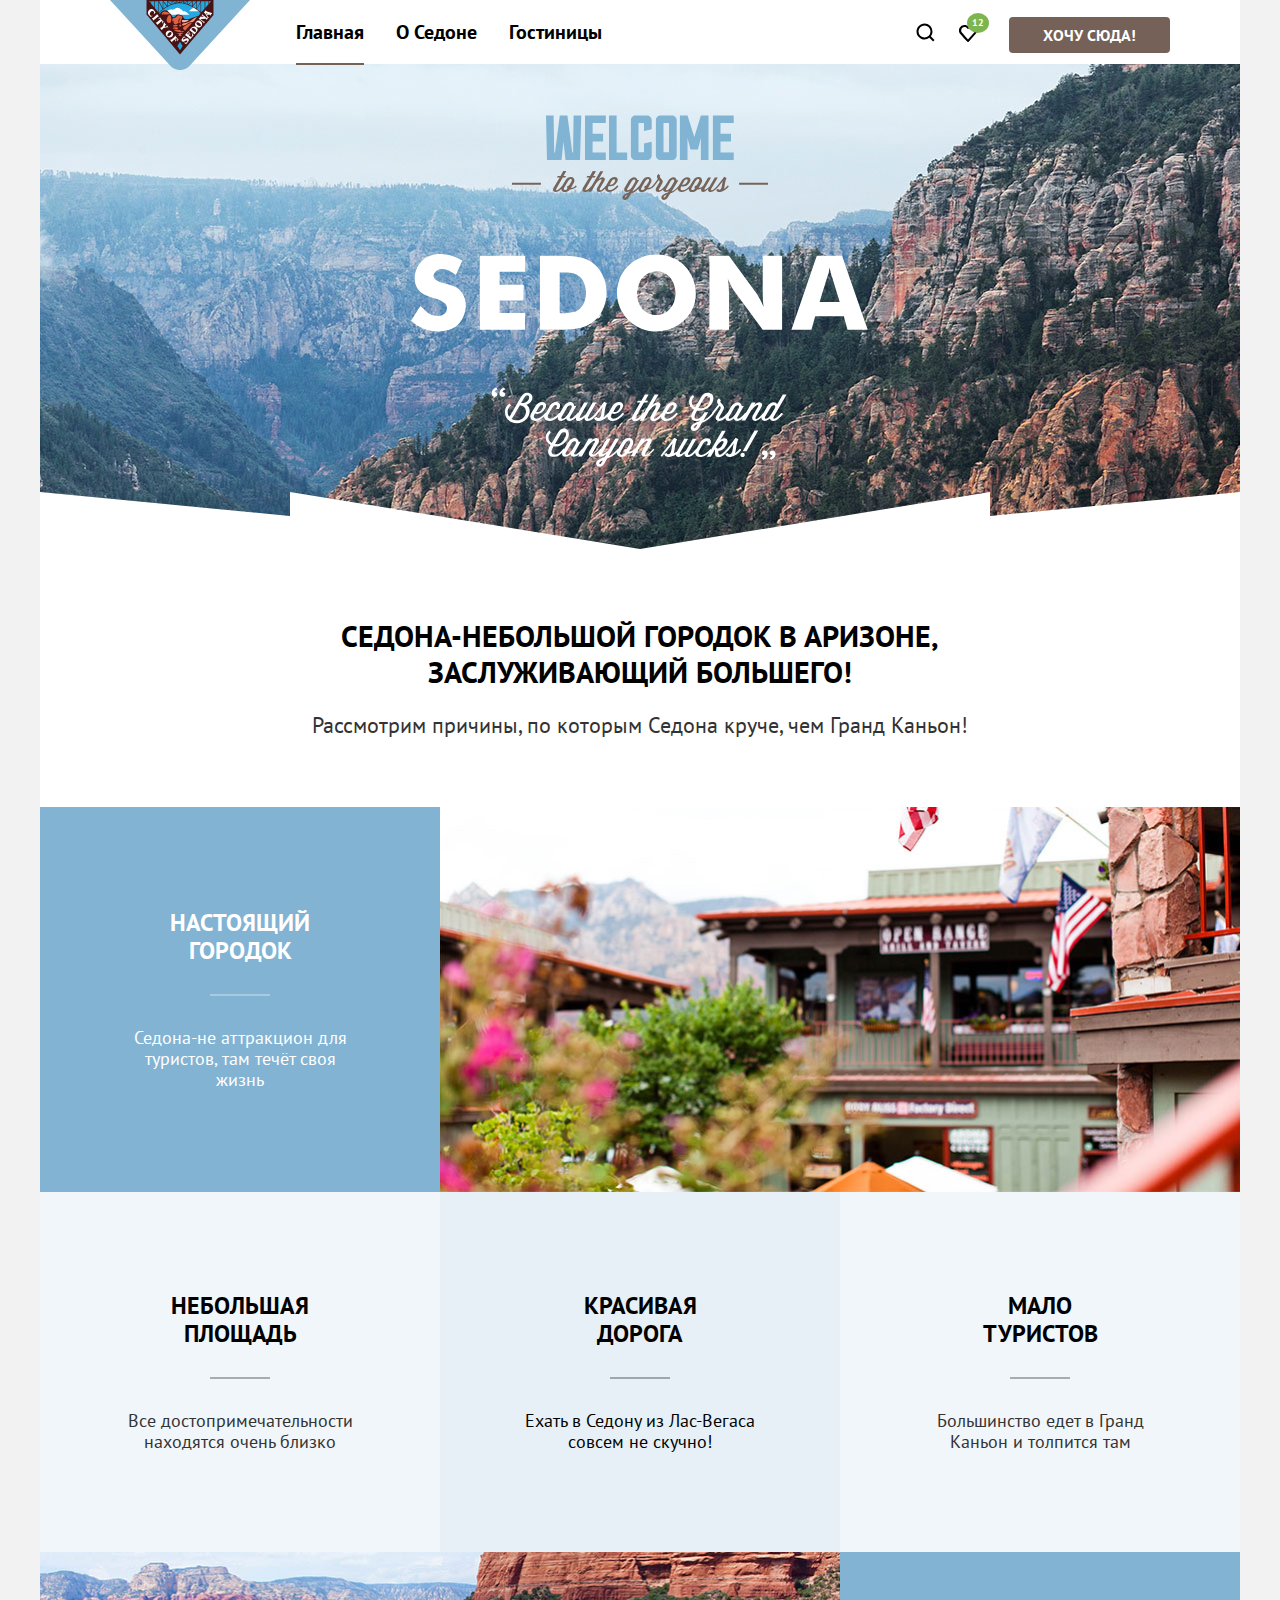
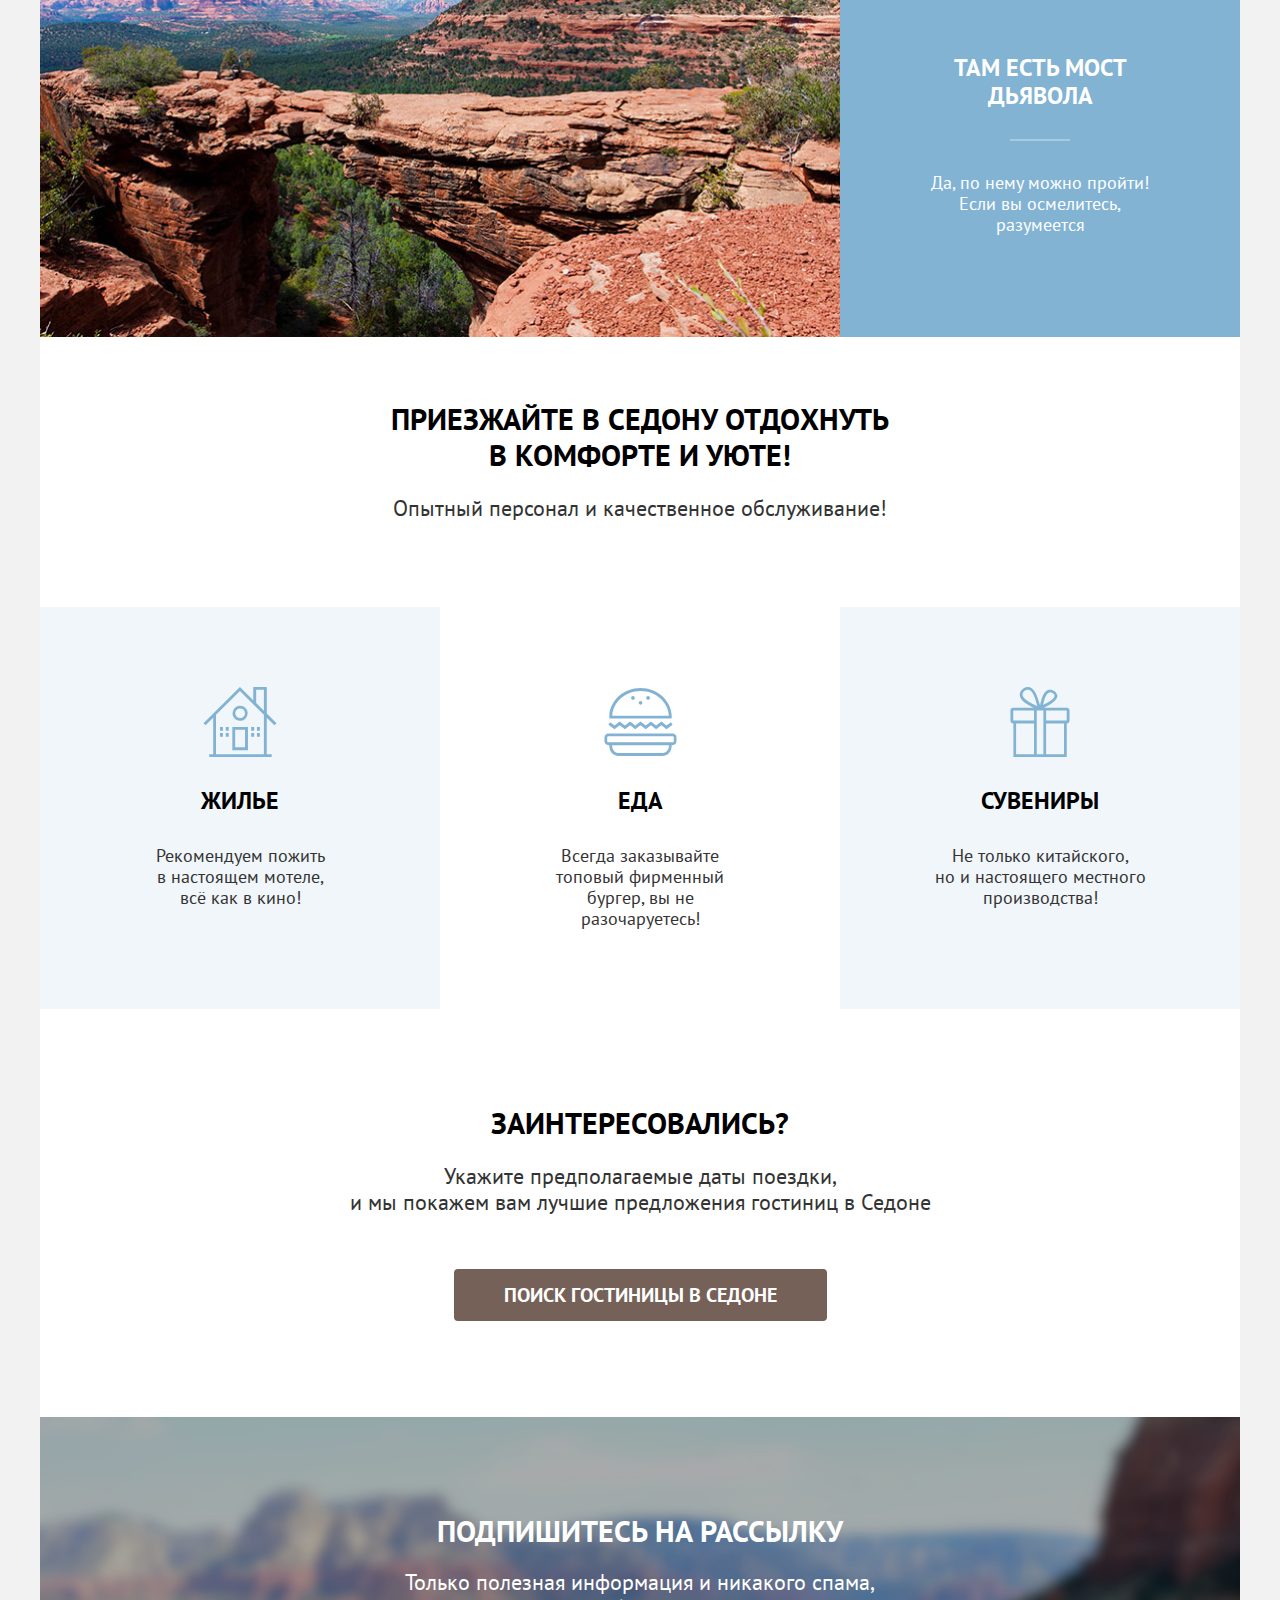
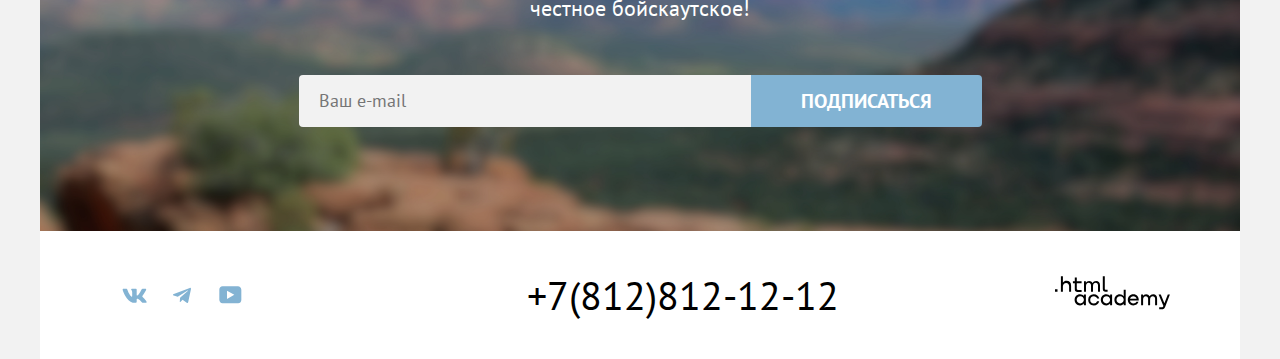
<file: index.html>
<!doctype html>
<html lang="ru">
  <head>
    <meta charset="utf-8" />
    <title>HTML Academy: Седона</title>
    <link rel="stylesheet" href="styles/styles.css" />
    <link rel="icon" type="image/png" sizes="32x32" href="images/favicon-32x32.png" />
  </head>
  <body>
    <div class="container">
      <header class="page-header">
        <nav class="navigation">
          <a class="navigation-logo" href="index.html" aria-current="page">
            <img
              class="page-header-logo"
              src="images/logo.svg"
              width="140"
              height="70"
              alt="Логотип сайта города Седона"
            />
          </a>
          <ul class="navigation-list">
            <li class="navigation-item">
              <a class="navigation-link navigation-link-current" href="index.html">Главная</a>
            </li>
            <li class="navigation-item">
              <a class="navigation-link" href="#">О Седоне</a>
            </li>
            <li class="navigation-item">
              <a class="navigation-link" href="catalog.html">Гостиницы</a>
            </li>
          </ul>
          <ul class="navigation-user">
            <li class="navigation-item">
              <a class="navigation-link" href="#">
                <img class="icon-navigation" src="images/icon-search.svg" width="19" height="19" alt="иконка поиск" />
                <span class="visually-hidden"> Поиск </span>
              </a>
            </li>
            <li class="navigation-item">
              <a class="navigation-link" href="#">
                <img
                  class="icon-navigation"
                  src="images/icon-heart.svg"
                  width="18"
                  height="17"
                  alt="иконка избранное"
                />
                <span class="visually-hidden"> Избранное </span>
                <span class="likes-number">12</span>
              </a>
            </li>
            <li class="navigation-item">
              <a class="button navigation-link" href="#">Хочу сюда!</a>
            </li>
          </ul>
        </nav>
      </header>
      <main class="main-container main-index">
        <section class="hero">
          <h1 class="visually-hidden">Welcome to Sedona</h1>
          <img class="picture" src="images/welcome.svg" width="458" height="352" alt="Welcome to Sedona" />
        </section>
        <section class="advantages">
          <h2 class="visually-hidden">Преимущества</h2>
          <p class="advantages-title">Седона-небольшой городок в Аризоне, заслуживающий большего!</p>
          <p class="advantages-subtitle">Рассмотрим причины, по которым Седона круче, чем Гранд Каньон!</p>
          <ul class="advantages-list">
            <li class="advantages-item">
              <div class="advantages-city">
                <div class="advantages-texts">
                  <h3 class="advantages-points">Настоящий городок</h3>
                  <p class="advantages-description">Седона-не аттракцион для туристов, там течёт своя жизнь</p>
                </div>
                <img class="photo" src="images/photo-1.jpg" width="800" height="385" alt="Sedona photo" />
              </div>
            </li>
            <li class="advantages-item advantages-light">
              <div class="advantages-texts">
                <h3 class="advantages-points advantages-light-points">Небольшая площадь</h3>
                <p class="advantages-description">Все достопримечательности находятся очень близко</p>
              </div>
            </li>
            <li class="advantages-item advantages-middle">
              <div class="advantages-texts">
                <h3 class="advantages-points advantages-light-points">
                  Красивая <br />
                  дорога
                </h3>
                <p class="advantages-description">Ехать в Седону из Лас-Вегаса совсем не скучно!</p>
              </div>
            </li>
            <li class="advantages-item advantages-light">
              <div class="advantages-texts">
                <h3 class="advantages-points advantages-light-points">
                  Мало <br />
                  туристов
                </h3>
                <p class="advantages-description">Большинство едет в Гранд Каньон и толпится там</p>
              </div>
            </li>
            <li class="advantages-item">
              <div class="advantages-bridge">
                <div class="advantages-texts">
                  <h3 class="advantages-points">Там есть мост дьявола</h3>
                  <p class="advantages-description">Да, по нему можно пройти! Если вы осмелитесь, разумеется</p>
                </div>
                <img class="photo" src="images/photo-2.jpg" width="800" height="385" alt="Grand Canyon" />
              </div>
            </li>
          </ul>
        </section>
        <section class="recommendations">
          <h2 class="visually-hidden">Рекомендации</h2>
          <div class="recommendations-promo">
            <p class="recommendations-title">Приезжайте в Седону отдохнуть в комфорте и уюте!</p>
            <p class="recommendations-subtitle">Опытный персонал и качественное обслуживание!</p>
          </div>
          <ul class="recommendations-list">
            <li class="recommendations-item">
              <h3 class="recommendations-points item-title-home item-title-icon">Жилье</h3>
              <p class="recommendations-description">
                Рекомендуем пожить <br />
                в настоящем мотеле, <br />
                всё как в кино!
              </p>
            </li>
            <li class="recommendations-item recommendations-light">
              <h3 class="recommendations-points item-title-food item-title-icon">Еда</h3>
              <p class="recommendations-description">
                Всегда заказывайте <br />
                топовый фирменный бургер, вы не разочаруетесь!
              </p>
            </li>
            <li class="recommendations-item">
              <h3 class="recommendations-points item-title-souvenir item-title-icon">Сувениры</h3>
              <p class="recommendations-description">
                Не только китайского, <br />
                но и настоящего местного производства!
              </p>
            </li>
          </ul>
        </section>
        <section class="booking">
          <h2 class="visually-hidden">Бронирование</h2>
          <p class="booking-title">Заинтересовались?</p>
          <p class="booking-description">
            Укажите предполагаемые даты поездки, <br />
            и мы покажем вам лучшие предложения гостиниц в Седоне <br />
          </p>
          <a class="button button-search" href="#">Поиск гостиницы в Седоне</a>
        </section>
      </main>
      <footer class="page-footer">
        <section class="newsletter">
          <h2 class="newsletter-title">Подпишитесь на рассылку</h2>
          <p class="newsletter-description">
            Только полезная информация и никакого спама,<br />
            честное бойскаутское!
          </p>
          <form class="newsletter-form" action="https://echo.htmlacademy.ru/" method="post">
            <label class="visually-hidden" for="newsletter-email">Email</label>
            <input
              class="field"
              placeholder="Ваш e-mail"
              type="email"
              name="newsletter-email"
              id="newsletter-email"
              required
            />
            <button class="button newsletter-button" type="submit">
              <span class="newsletter-button-submit">Подписаться</span>
            </button>
          </form>
        </section>
        <div class="footer-container">
          <section class="footer-social">
            <h2 class="visually-hidden">Социальные сети</h2>
            <ul class="footer-social-list">
              <li class="footer-social-item">
                <a class="footer-social-link" href="https://vk.com/htmlacademy">
                  <svg
                    class="footer-social-icon"
                    aria-hidden="true"
                    focusable="false"
                    width="25"
                    height="15"
                    fill="none"
                    xmlns="http://www.w3.org/2000/svg"
                    viewBox="0 0 25 15"
                  >
                    <path
                      fill-rule="evenodd"
                      clip-rule="evenodd"
                      d="M24.12 1.8c.16-.54 0-.94-.8-.94H20.7c-.67 0-.98.34-1.15.73 0 0-1.33 3.2-3.22 5.27-.61.6-.9.8-1.23.8-.16 0-.41-.2-.41-.75v-5.1c0-.66-.19-.95-.74-.95H9.82c-.42 0-.67.3-.67.59 0 .62.95.76 1.04 2.51v3.8c0 .83-.15.98-.48.98-.9 0-3.06-3.2-4.34-6.88-.25-.72-.5-1-1.18-1H1.57c-.75 0-.9.34-.9.73 0 .68.89 4.07 4.14 8.55 2.17 3.06 5.23 4.72 8 4.72 1.68 0 1.88-.37 1.88-1v-2.32c0-.74.16-.88.7-.88.38 0 1.05.19 2.6 1.66 1.79 1.75 2.08 2.54 3.08 2.54h2.63c.75 0 1.12-.37.9-1.1-.23-.72-1.08-1.77-2.2-3.02-.62-.71-1.54-1.48-1.82-1.86-.39-.5-.28-.71 0-1.15 0 0 3.2-4.42 3.54-5.93Z"
                    />
                  </svg>
                  <span class="visually-hidden"> ВКонтакте </span>
                </a>
              </li>
              <li class="footer-social-item">
                <a class="footer-social-link" href="https://t.me/htmlacademy ">
                  <svg
                    class="footer-social-icon"
                    aria-hidden="true"
                    focusable="false"
                    width="18"
                    height="16"
                    fill="none"
                    xmlns="http://www.w3.org/2000/svg"
                    viewBox="0 0 18 16"
                  >
                    <path
                      fill-rule="evenodd"
                      clip-rule="evenodd"
                      d="M16.79.96.84 7.1c-1.09.44-1.08 1.05-.2 1.32l4.1 1.28 9.47-5.98c.44-.27.85-.13.52.17l-7.68 6.93-.28 4.22c.41 0 .6-.2.83-.41l1.99-1.94 4.13 3.06c.77.42 1.31.2 1.5-.71l2.72-12.8c.28-1.1-.43-1.61-1.16-1.28Z"
                    />
                  </svg>
                  <span class="visually-hidden"> Telegram </span>
                </a>
              </li>
              <li class="footer-social-item">
                <a class="footer-social-link" href="https://www.youtube.com/user/htmlacademyru">
                  <svg
                    class="footer-social-icon"
                    aria-hidden="true"
                    focusable="false"
                    width="23"
                    height="18"
                    fill="none"
                    xmlns="http://www.w3.org/2000/svg"
                    viewBox="0 0 23 18"
                  >
                    <path
                      fill-rule="evenodd"
                      clip-rule="evenodd"
                      d="M18.94.36H3.51C1.65.36.33 1.95.33 3.76v10.09c0 1.91 1.32 3.5 3.18 3.5h15.65c1.64 0 3.17-1.59 3.17-3.4V3.76c-.22-1.8-1.53-3.4-3.39-3.4ZM7.99 12.89V4.82l7.34 4.04-7.34 4.03Z"
                    />
                  </svg>
                  <span class="visually-hidden"> Youtube </span>
                </a>
              </li>
            </ul>
          </section>
          <section class="footer-contacts">
            <a class="footer-contacts-phone" href="tel:+78121212">+7(812)812-12-12</a>
          </section>
          <section class="about-text">
            <a class="html-academy-link" href="https://htmlacademy.ru/">
              <svg
                class="html-academy-icon"
                role="img"
                aria-label="логотип HTML-Academy"
                width="115"
                height="34"
                xmlns="http://www.w3.org/2000/svg"
                viewBox="0 0 115 34"
              >
                <path
                  d="M0 13.26v2.6h2.5v-2.6H0ZM11.6 4.86c-1.6 0-2.8.7-3.6 1.7h-.1V.36h-2v15.5h2v-5.3c0-2.1 1.3-3.6 3.3-3.6 1.8 0 2.9 1.4 2.9 3.2v5.7h2v-6.1c.1-3-1.8-4.9-4.5-4.9ZM26.6 5.16h-4.8v-3.7h-2v3.8h-1.9v2h1.9v6c0 1.7 1 2.7 2.7 2.7h4.1v-2h-3.7c-.7 0-1.1-.4-1.1-1.1v-5.7h4.8v-2ZM41.1 4.96c-1.6 0-2.9.8-3.5 2.1h-.1c-.6-1.2-1.8-2.1-3.4-2.1-1.4 0-2.5.8-3.1 1.8h-.1v-1.6H29v10.6h2v-5.4c0-2 1-3.5 2.6-3.5 1.5 0 2.4 1 2.4 2.6v6.3h2v-5.6c0-2.4 1.4-3.3 2.6-3.3 1.5 0 2.4 1 2.4 2.6v6.3h2v-6.5c.1-2.5-1.4-4.3-3.9-4.3ZM47.8 13.06c0 1.7 1 2.7 2.8 2.7h2v-2h-1.7c-.7 0-1.1-.4-1.1-1.1V.36h-2v12.7ZM28.9 20.06c-.9-1.1-2.2-1.8-3.9-1.8-3.1 0-5.4 2.3-5.4 5.6s2.3 5.6 5.4 5.6c1.8 0 3-.8 3.8-1.9h.1v1.6h2v-10.6h-2v1.5Zm-3.6 7.4c-2.2 0-3.6-1.6-3.6-3.6s1.4-3.6 3.6-3.6 3.6 1.6 3.6 3.6c0 1.9-1.4 3.6-3.6 3.6ZM44.2 22.36c-.5-2.4-2.6-4.1-5.4-4.1a5.4 5.4 0 0 0-5.6 5.6c0 3.1 2.2 5.6 5.6 5.6 2.8 0 4.9-1.8 5.4-4.2h-2.1a3.4 3.4 0 0 1-3.3 2.3c-2.2 0-3.6-1.6-3.6-3.6s1.4-3.6 3.6-3.6c1.6 0 2.8 1 3.3 2.2h2.1v-.2ZM55.1 20.06c-.9-1.1-2.2-1.8-3.9-1.8-3.1 0-5.4 2.3-5.4 5.6s2.3 5.6 5.4 5.6c1.8 0 3-.8 3.8-1.9h.1v1.6h2v-10.6h-2v1.5Zm-3.6 7.4c-2.2 0-3.6-1.6-3.6-3.6s1.4-3.6 3.6-3.6 3.6 1.6 3.6 3.6c0 1.9-1.5 3.6-3.6 3.6ZM68.7 20.16c-.9-1.1-2.2-1.9-3.9-1.9-3.1 0-5.4 2.3-5.4 5.6s2.2 5.6 5.4 5.6c1.7 0 3-.8 3.8-1.8h.1v1.5h2v-15.4h-2v6.4Zm-3.6 7.3c-2.2 0-3.6-1.6-3.6-3.6s1.4-3.6 3.6-3.6 3.6 1.6 3.6 3.6c-.1 2-1.5 3.6-3.6 3.6ZM78.3 18.26c-3.3 0-5.5 2.5-5.5 5.6 0 3 2.1 5.6 5.5 5.6 2.5 0 4.5-1.3 5.2-3.6h-2.1c-.5 1-1.6 1.6-3 1.6-1.9 0-3.3-1.3-3.4-2.9h8.8c.2-3.6-2-6.3-5.5-6.3Zm0 1.9c1.7 0 3 1 3.3 2.6h-6.5c.3-1.5 1.5-2.6 3.2-2.6ZM98.2 18.26c-1.6 0-2.9.8-3.6 2h-.1c-.6-1.2-1.8-2-3.4-2-1.4 0-2.5.7-3.1 1.8v-1.5h-1.9v10.6h2v-5.4c0-2 1-3.4 2.6-3.5 1.5 0 2.4 1 2.4 2.6v6.3h2v-5.6c0-2.4 1.4-3.3 2.6-3.3 1.5 0 2.4 1 2.4 2.6v6.3h2v-6.5c.1-2.6-1.4-4.4-3.9-4.4ZM109.4 27.36l-3.6-8.9h-2.2l4.8 11.6c-.3.9-.7 1.2-1.7 1.2h-2.5v2h2.5c1.8 0 2.8-.8 3.5-2.6l4.7-12.2h-2.1l-3.4 8.9Z"
                />
              </svg>
            </a>
          </section>
        </div>
      </footer>

      <div class="modal-container modal-container-show">
        <div class="modal modal-search">
          <button class="modal-close-button">
            <span class="visually-hidden">Закрыть</span>
          </button>
          <section class="modal-content">
            <h2 class="modal-title">Поиск гостиницы в Седоне</h2>
            <form class="search-form" action="https://echo.htmlacademy.ru/" method="post">
              <div class="booking-dates">
                <p class="field-group">
                  <label class="search-label" for="start-date">Дата Заезда:</label>
                  <input
                    class="search-form field"
                    type="text"
                    id="start-date"
                    name="start-date"
                    value="27 апреля 2020"
                    required
                  />
                  <button class="calendar" type="button">
                    <span class="visually-hidden">Календарь для выбора даты заезда.</span>
                  </button>
                </p>
                <p class="message error-message">Мы не можем отправить вас в прошлое.</p>
              </div>
              <div class="booking-dates">
                <p class="field-group">
                  <label class="search-label" for="end-date">Дата Выезда:</label>
                  <input
                    class="search-form field"
                    type="text"
                    id="end-date"
                    name="end-date"
                    value="1 сентября 2023"
                    required
                  />
                  <button class="calendar" type="button">
                    <span class="visually-hidden">Календарь для выбора даты заезда.</span>
                  </button>
                </p>
                <p class="message info-message">На эти даты есть свободные номера. Пока есть.</p>
              </div>
              <div class="customers-quantity">
                <p class="field-group quantity-group">
                  <label class="search-label" for="adults-quantity">Взрослые:</label>
                  <button class="reduce-button" type="button">
                    <svg
                      class="reduce-button-image"
                      role="img"
                      aria-label="Уменьшить количество"
                      width="14"
                      height="2"
                      viewBox="0 0 14 2"
                      xmlns="http://www.w3.org/2000/svg"
                    >
                      <path d="M0 0L0 2L14 2V0L0 0Z" />
                    </svg>
                  </button>
                  <input class="search-form field" type="number" id="adults" name="adults" value="2" required />
                  <button class="increase-button" type="button">
                    <svg
                      class="increase-button-image"
                      role="img"
                      aria-label="Увеличить количество"
                      width="14"
                      height="14"
                      viewBox="0 0 14 14"
                      xmlns="http://www.w3.org/2000/svg"
                    >
                      <path fill-rule="evenodd" clip-rule="evenodd" d="M14 6H8V0H6V6H0V8H6V14H8V8H14V6Z" />
                    </svg>
                  </button>
                </p>

                <p class="field-group quantity-group">
                  <label class="search-label" for="kids-quantity">Дети:</label>
                  <span class="tooltip">
                    <button class="info-button" type="button"></button>
                    <span class="info-block-text">
                      Укажите количество детей, <br />
                      которые будут с вами, возраст <br />
                      которых от 6 до 18 лет. Дети <br />
                      до 6 лет размещаются <br />
                      бесплатно.
                    </span>
                  </span>
                  <button class="reduce-button" type="button">
                    <svg
                      class="reduce-button-image"
                      role="img"
                      aria-label="Уменьшить количество"
                      width="14"
                      height="2"
                      viewBox="0 0 14 2"
                      xmlns="http://www.w3.org/2000/svg"
                    >
                      <path d="M0 0L0 2L14 2V0L0 0Z" />
                    </svg>
                  </button>
                  <input class="search-form field" type="number" id="kids" name="kids" value="2" required />
                  <button class="increase-button" type="button">
                    <svg
                      class="increase-button-image"
                      role="img"
                      aria-label="Увеличить количество"
                      width="14"
                      height="14"
                      viewBox="0 0 14 14"
                      xmlns="http://www.w3.org/2000/svg"
                    >
                      <path fill-rule="evenodd" clip-rule="evenodd" d="M14 6H8V0H6V6H0V8H6V14H8V8H14V6Z" />
                    </svg>
                  </button>
                </p>
              </div>
              <button class="button search-form-button" type="submit">Найти</button>
            </form>
          </section>
        </div>
      </div>
    </div>
  </body>
</html>
</file>
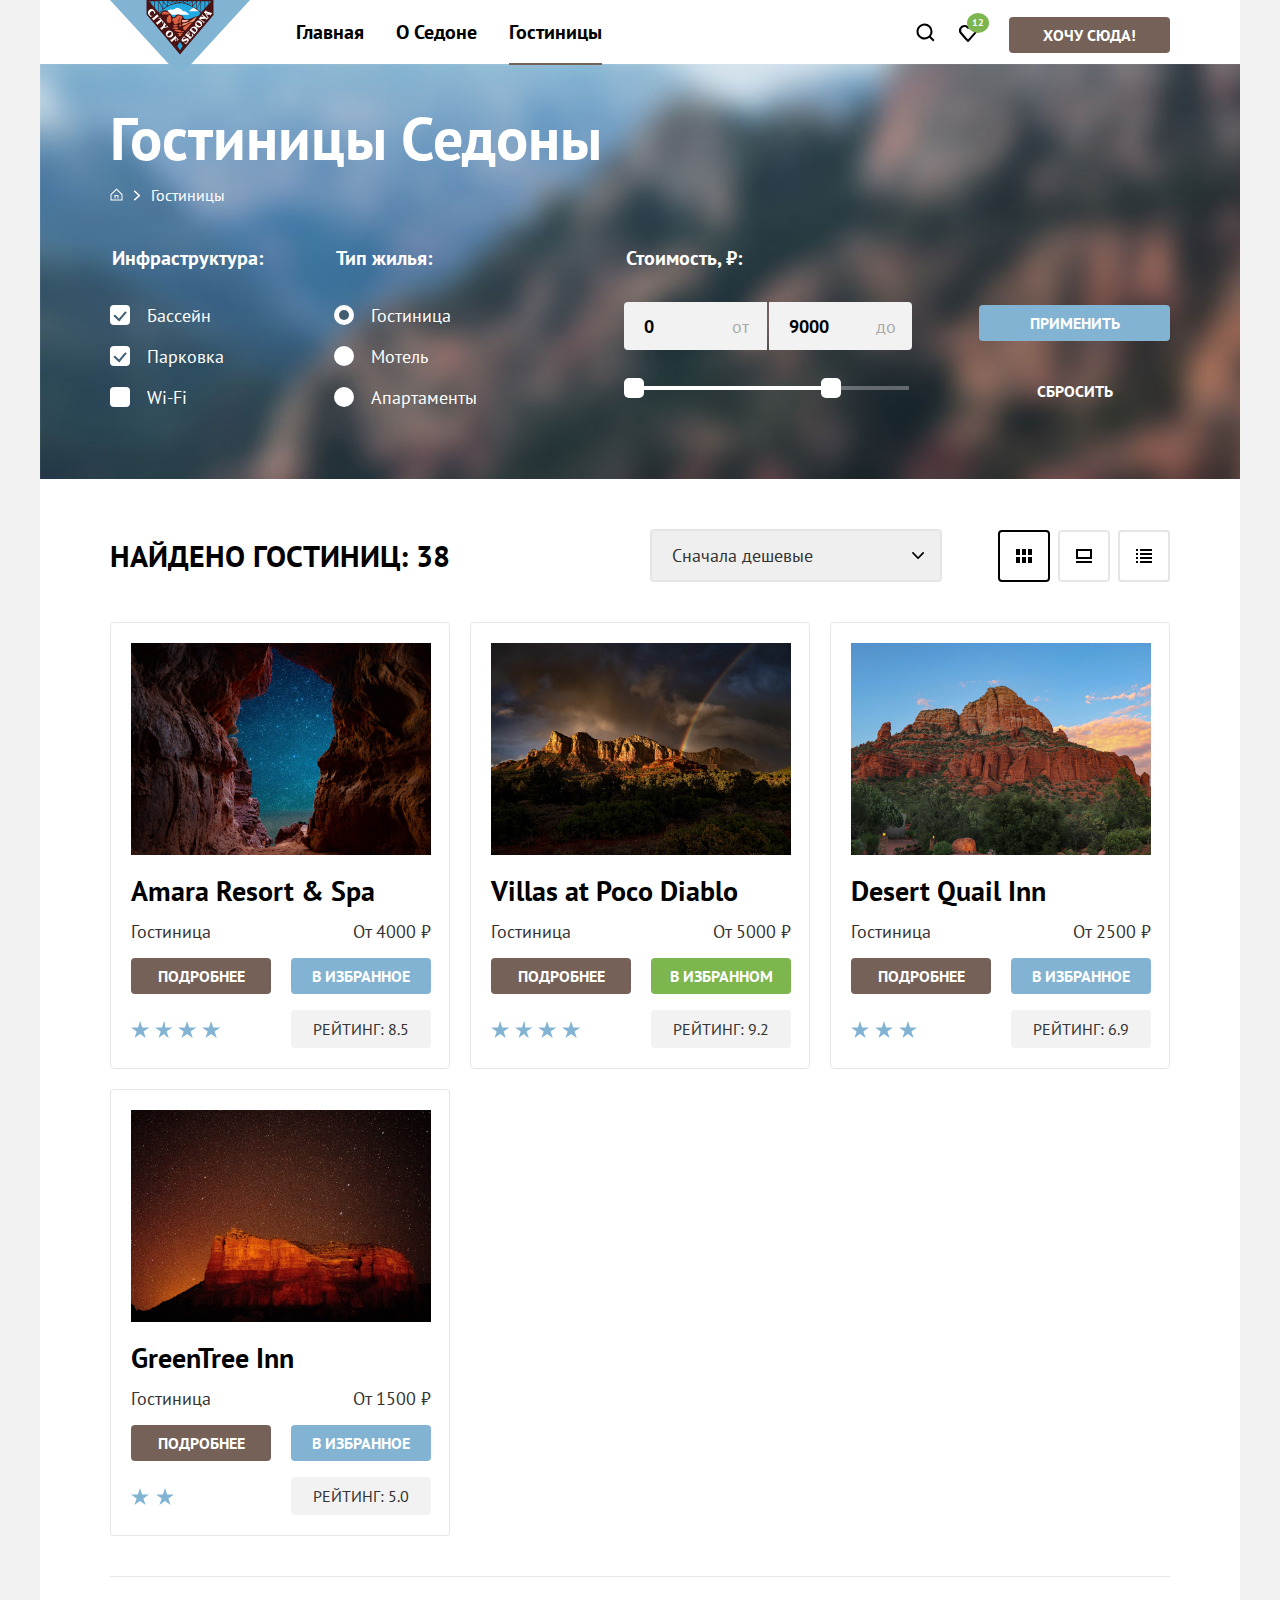
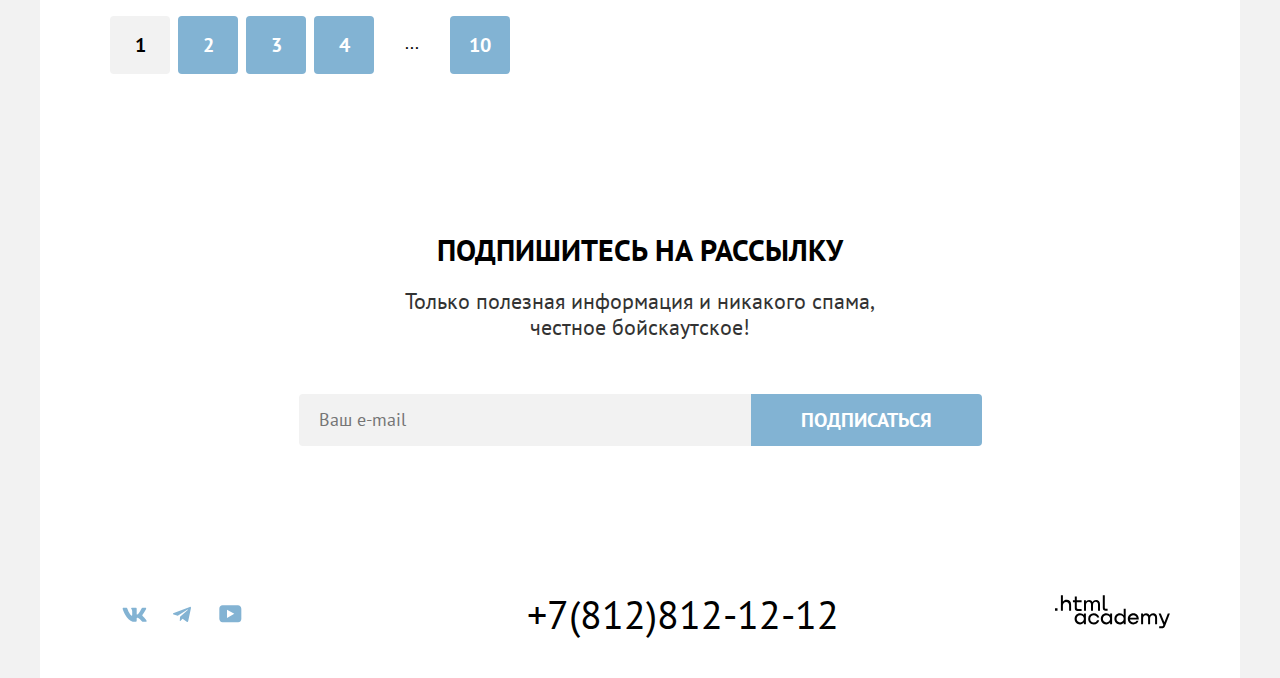
<file: catalog.html>
<!doctype html>
<html lang="en">
  <head>
    <meta charset="UTF-8" />
    <title>HTML Academy: Каталог отелей</title>
    <link rel="stylesheet" href="styles/styles.css" />
    <link rel="icon" type="image/png" sizes="32x32" href="images/favicon-32x32.png" />
  </head>
  <body>
    <div class="container">
      <header class="page-header">
        <nav class="navigation">
          <a class="navigation-logo" href="index.html" aria-current="page">
            <img
              class="page-header-logo"
              src="images/logo.svg"
              width="140"
              height="70"
              alt="Логотип сайта города Седона"
            />
          </a>
          <ul class="navigation-list">
            <li class="navigation-item">
              <a class="navigation-link" href="index.html">Главная</a>
            </li>
            <li class="navigation-item">
              <a class="navigation-link" href="#">О Седоне</a>
            </li>
            <li class="navigation-item">
              <a class="navigation-link navigation-link-current" href="catalog.html">Гостиницы</a>
            </li>
          </ul>
          <ul class="navigation-user">
            <li class="navigation-item">
              <a class="navigation-link" href="#">
                <img class="icon-navigation" src="images/icon-search.svg" width="19" height="19" alt="иконка поиск" />
                <span class="visually-hidden"> Поиск </span>
              </a>
            </li>
            <li class="navigation-item">
              <a class="navigation-link" href="#">
                <img
                  class="icon-navigation"
                  src="images/icon-heart.svg"
                  width="18"
                  height="17"
                  alt="иконка избранное"
                />
                <span class="visually-hidden"> Избранное </span>
                <span class="likes-number">12</span>
              </a>
            </li>
            <li class="navigation-item">
              <a class="button button-small navigation-link" href="#">Хочу сюда!</a>
            </li>
          </ul>
        </nav>
      </header>
      <main class="main-inner">
        <header class="inner-header">
          <div class="inner-header-container">
            <h1 class="inner-header-title">Гостиницы Седоны</h1>
            <ul class="breadcrumbs">
              <li class="breadcrumbs-item">
                <a class="breadcrumbs-link" href="index.html">
                  <img class="icon-navigation" src="images/icon-home.svg" width="13" height="13" alt="иконка главная" />
                  <span class="visually-hidden">Главная</span>
                </a>
              </li>
              <li class="breadcrumbs-item">
                <a class="breadcrumbs-link">Гостиницы</a>
              </li>
            </ul>
            <section class="catalog-hotels">
              <h2 class="visually-hidden">Фильтр по параметрам</h2>
              <form class="catalog-filter" action="https://echo.htmlacademy.ru/" method="get">
                <div class="filter-container">
                  <fieldset class="catalog-filter-group">
                    <legend class="catalog-filter-title">Инфраструктура:</legend>
                    <ul class="control-filter-list">
                      <li class="catalog-filter-item">
                        <label class="control">
                          <input class="control-input" type="checkbox" name="pool" checked />
                          <span class="control-mark"></span>
                          <span class="control-label">Бассейн</span>
                        </label>
                      </li>
                      <li class="catalog-filter-item">
                        <label class="control">
                          <input class="control-input" type="checkbox" name="parking" checked />
                          <span class="control-mark"></span>
                          <span class="control-label">Парковка</span>
                        </label>
                      </li>
                      <li class="catalog-filter-item">
                        <label class="control">
                          <input class="control-input" type="checkbox" name="wi-fi" />
                          <span class="control-mark"></span>
                          <span class="control-label">Wi-Fi</span>
                        </label>
                      </li>
                    </ul>
                  </fieldset>
                  <fieldset class="catalog-filter-group accommodation-type">
                    <legend class="catalog-filter-title">Тип жилья:</legend>
                    <ul class="catalog-filter-list">
                      <li class="catalog-filter-item">
                        <label class="control">
                          <input class="control-input" type="radio" name="hotel-type" value="hotel" checked />
                          <span class="control-mark"></span>
                          <span class="control-label">Гостиница</span>
                        </label>
                      </li>
                      <li class="catalog-filter-item">
                        <label class="control">
                          <input class="control-input" type="radio" name="hotel-type" value="motel" />
                          <span class="control-mark"></span>
                          <span class="control-label">Мотель</span>
                        </label>
                      </li>
                      <li class="catalog-filter-item">
                        <label class="control">
                          <input class="control-input" type="radio" name="hotel-type" value="apartments" />
                          <span class="control-mark"></span>
                          <span class="control-label">Апартаменты</span>
                        </label>
                      </li>
                    </ul>
                  </fieldset>
                  <fieldset class="catalog-filter-group hotel-price">
                    <legend class="catalog-filter-title">Стоимость, &#8381;:</legend>
                    <div class="range">
                      <div class="range-wrapper-inputs">
                        <label class="catalog-filter-label price-min">
                          <span class="price-label-text">от</span>
                          <input class="range-input price-min" type="number" value="0" name="min-price" />
                        </label>
                        <label class="catalog-filter-label price-max">
                          <span class="price-label-text">до</span>
                          <input class="range-input price-max" type="number" value="9000" name="max-price" />
                        </label>
                      </div>

                      <div class="range-scale">
                        <div class="range-bar" style="left: 0.5px; width: 207px">
                          <button class="range-toggle toggle-min" type="button">
                            <span class="visually-hidden">Изменить минимальную цену</span>
                          </button>
                          <button class="range-toggle toggle-max" type="button">
                            <span class="visually-hidden">Изменить максимальную цену</span>
                          </button>
                        </div>
                      </div>
                    </div>
                  </fieldset>
                  <div class="filter-buttons-container">
                    <button class="button catalog-button button-submit" type="submit">Применить</button>
                    <button class="button catalog-button button-reset" type="reset">Сбросить</button>
                  </div>
                </div>
              </form>
            </section>
          </div>
        </header>

        <div class="catalog">
          <section class="catalog-results">
            <h2 class="catalog-results-total">Найдено гостиниц: 38</h2>
            <div class="select">
              <select class="select-control" aria-label="sorting">
                <option value="cheap">Сначала дешевые</option>
                <option value="expensive">Сначала дорогие</option>
                <option value="popular">Сначала популярные</option>
              </select>
            </div>
            <ul class="controls-container">
              <li class="controls-container-item catalog-view-selected sorting-type-grid">
                <a class="catalog-view" href="#" type="button">
                  <svg class="catalog-view-icon" width="16" height="14" fill="none" xmlns="http://www.w3.org/2000/svg">
                    <g clip-path="url(#a)" fill="#none">
                      <path
                        fill-rule="evenodd"
                        clip-rule="evenodd"
                        d="M4 0H0v6h4V0ZM16 0h-4v6h4V0ZM10 0H6v6h4V0ZM4 8H0v6h4V8ZM16 8h-4v6h4V8ZM10 8H6v6h4V8Z"
                      />
                    </g>
                    <defs>
                      <clipPath id="a"><path fill="#fff" d="M0 0h16v14H0z" /></clipPath>
                    </defs>
                  </svg>
                  <span class="visually-hidden">Плитка</span>
                </a>
              </li>
              <li class="controls-container-item sorting-type-plate">
                <a class="catalog-view" href="#" type="button">
                  <svg class="catalog-view-icon" width="16" height="14" fill="none" xmlns="http://www.w3.org/2000/svg">
                    <g clip-path="url(#a)" fill="#none">
                      <path
                        fill-rule="evenodd"
                        clip-rule="evenodd"
                        d="M16 12H0v2h16v-2ZM14 2v6H2V2h12Zm2-2H0v10h16V0Z"
                      />
                    </g>
                    <defs>
                      <clipPath id="a"><path fill="#fff" d="M0 0h16v14H0z" /></clipPath>
                    </defs>
                  </svg>
                  <span class="visually-hidden">Плитка</span>
                </a>
              </li>
              <li class="controls-container-item sorting-type-column">
                <a class="catalog-view sorting-type-column" href="#" type="button">
                  <svg class="catalog-view-icon" width="16" height="14" fill="none" xmlns="http://www.w3.org/2000/svg">
                    <g clip-path="url(#a)" fill="#none">
                      <path
                        fill-rule="evenodd"
                        clip-rule="evenodd"
                        d="M2 0H0v2h2V0ZM16 0H4v2h12V0ZM2 4H0v2h2V4ZM16 4H4v2h12V4ZM2 8H0v2h2V8ZM16 8H4v2h12V8ZM2 12H0v2h2v-2ZM16 12H4v2h12v-2Z"
                      />
                    </g>
                    <defs>
                      <clipPath id="a"><path fill="#fff" d="M0 0h16v14H0z" /></clipPath>
                    </defs>
                  </svg>
                  <span class="visually-hidden">Плитка</span>
                </a>
              </li>
            </ul>
          </section>
          <section class="catalog-hotels">
            <h2 class="visually-hidden">Список отелей</h2>
            <ul class="hotels-list">
              <li class="hotel-card">
                <a class="hotel-card-link" href="#">
                  <img
                    class="hotel-card-image"
                    src="images/catalog/hotel-1.jpg"
                    width="300"
                    height="212"
                    alt="фото отеля 1"
                  />
                  <h3 class="hotel-card-title">Amara Resort & Spa</h3>
                </a>
                <p class="hotel-card-type">Гостиница</p>
                <p class="hotel-card-price">От 4000 &#8381;</p>
                <a class="button button-small" href="#">Подробнее</a>
                <button class="favorite-button">В Избранное</button>
                <div class="star star-4" role="img" aria-label="4 звезды">
                  <span class="visually-hidden">количество звезд</span>
                </div>
                <p class="hotel-rating">
                  Рейтинг:
                  <span class="hotel-card-rating-value">8.5</span>
                </p>
              </li>
              <li class="hotel-card">
                <a class="hotel-card-link" href="#">
                  <img
                    class="hotel-card-image"
                    src="images/catalog/hotel-2.jpg"
                    width="300"
                    height="212"
                    alt="фото отеля 2"
                  />
                  <h3 class="hotel-card-title">Villas at Poco Diablo</h3>
                </a>
                <p class="hotel-card-type">Гостиница</p>
                <p class="hotel-card-price">От 5000 &#8381;</p>
                <a class="button button-small" href="#">Подробнее</a>
                <button class="favorite-button favorite-selected">В Избранном</button>
                <div class="star star-4" role="img" aria-label="4 звезды">
                  <span class="visually-hidden">количество звезд</span>
                </div>
                <p class="hotel-rating">
                  Рейтинг:
                  <span class="hotel-card-rating-value">9.2</span>
                </p>
              </li>
              <li class="hotel-card">
                <a class="hotel-card-link" href="#">
                  <img
                    class="hotel-card-image"
                    src="images/catalog/hotel-3.jpg"
                    width="300"
                    height="212"
                    alt="фото отеля 3"
                  />
                  <h3 class="hotel-card-title">Desert Quail Inn</h3>
                </a>
                <p class="hotel-card-type">Гостиница</p>
                <p class="hotel-card-price">От 2500 &#8381;</p>
                <a class="button button-small" href="#">Подробнее</a>
                <button class="favorite-button">В Избранное</button>
                <div class="star star-3" role="img" aria-label="3 звезды">
                  <span class="visually-hidden">количество звезд</span>
                </div>
                <p class="hotel-rating">
                  Рейтинг:
                  <span class="hotel-card-rating-value">6.9</span>
                </p>
              </li>
              <li class="hotel-card">
                <a class="hotel-card-link" href="#">
                  <img
                    class="hotel-card-image"
                    src="images/catalog/hotel-4.jpg"
                    width="300"
                    height="212"
                    alt="фото отеля 4"
                  />
                  <h3 class="hotel-card-title">GreenTree Inn</h3>
                </a>
                <p class="hotel-card-type">Гостиница</p>
                <p class="hotel-card-price">От 1500 &#8381;</p>
                <a class="button button-small" href="#">Подробнее</a>
                <button class="favorite-button">В Избранное</button>
                <div class="star star-2" role="img" aria-label="2 звезды">
                  <span class="visually-hidden">количество звезд</span>
                </div>
                <p class="hotel-rating">
                  Рейтинг:
                  <span class="hotel-card-rating-value">5.0</span>
                </p>
              </li>
            </ul>
            <ul class="pagination">
              <li class="pagination-item">
                <a class="pagination-link pagination-current" href="#">1</a>
              </li>
              <li class="pagination-item">
                <a class="pagination-link" href="#">2</a>
              </li>
              <li class="pagination-item">
                <a class="pagination-link" href="#">3</a>
              </li>
              <li class="pagination-item">
                <a class="pagination-link" href="#">4</a>
              </li>
              <li class="pagination-item">
                <span class="pagination-more">...</span>
              </li>
              <li class="pagination-item">
                <a class="pagination-link" href="#">10</a>
              </li>
            </ul>
          </section>
        </div>
      </main>
      <footer class="page-footer">
        <section class="newsletter newsletter-pure">
          <h2 class="newsletter-title">Подпишитесь на рассылку</h2>
          <p class="newsletter-description">
            Только полезная информация и никакого спама,<br />
            честное бойскаутское!
          </p>
          <form class="newsletter-form" action="https://echo.htmlacademy.ru/" method="post">
            <label class="visually-hidden" for="newsletter-email">Email</label>
            <input
              class="field"
              placeholder="Ваш e-mail"
              type="email"
              name="newsletter-email"
              id="newsletter-email"
              required
            />
            <button class="button newsletter-button" type="submit">
              <span class="newsletter-button-submit">Подписаться</span>
            </button>
          </form>
        </section>
        <div class="footer-container">
          <section class="footer-social">
            <h2 class="visually-hidden">Социальные сети</h2>
            <ul class="footer-social-list">
              <li class="footer-social-item">
                <a class="footer-social-link" href="https://vk.com/htmlacademy">
                  <svg
                    class="footer-social-icon"
                    aria-hidden="true"
                    focusable="false"
                    width="25"
                    height="15"
                    fill="none"
                    xmlns="http://www.w3.org/2000/svg"
                    viewBox="0 0 25 15"
                  >
                    <path
                      fill-rule="evenodd"
                      clip-rule="evenodd"
                      d="M24.12 1.8c.16-.54 0-.94-.8-.94H20.7c-.67 0-.98.34-1.15.73 0 0-1.33 3.2-3.22 5.27-.61.6-.9.8-1.23.8-.16 0-.41-.2-.41-.75v-5.1c0-.66-.19-.95-.74-.95H9.82c-.42 0-.67.3-.67.59 0 .62.95.76 1.04 2.51v3.8c0 .83-.15.98-.48.98-.9 0-3.06-3.2-4.34-6.88-.25-.72-.5-1-1.18-1H1.57c-.75 0-.9.34-.9.73 0 .68.89 4.07 4.14 8.55 2.17 3.06 5.23 4.72 8 4.72 1.68 0 1.88-.37 1.88-1v-2.32c0-.74.16-.88.7-.88.38 0 1.05.19 2.6 1.66 1.79 1.75 2.08 2.54 3.08 2.54h2.63c.75 0 1.12-.37.9-1.1-.23-.72-1.08-1.77-2.2-3.02-.62-.71-1.54-1.48-1.82-1.86-.39-.5-.28-.71 0-1.15 0 0 3.2-4.42 3.54-5.93Z"
                    />
                  </svg>
                  <span class="visually-hidden"> ВКонтакте </span>
                </a>
              </li>
              <li class="footer-social-item">
                <a class="footer-social-link" href="https://t.me/htmlacademy ">
                  <svg
                    class="footer-social-icon"
                    aria-hidden="true"
                    focusable="false"
                    width="18"
                    height="16"
                    fill="none"
                    xmlns="http://www.w3.org/2000/svg"
                    viewBox="0 0 18 16"
                  >
                    <path
                      fill-rule="evenodd"
                      clip-rule="evenodd"
                      d="M16.79.96.84 7.1c-1.09.44-1.08 1.05-.2 1.32l4.1 1.28 9.47-5.98c.44-.27.85-.13.52.17l-7.68 6.93-.28 4.22c.41 0 .6-.2.83-.41l1.99-1.94 4.13 3.06c.77.42 1.31.2 1.5-.71l2.72-12.8c.28-1.1-.43-1.61-1.16-1.28Z"
                    />
                  </svg>
                  <span class="visually-hidden"> Telegram </span>
                </a>
              </li>
              <li class="footer-social-item">
                <a class="footer-social-link" href="https://www.youtube.com/user/htmlacademyru">
                  <svg
                    class="footer-social-icon"
                    aria-hidden="true"
                    focusable="false"
                    width="23"
                    height="18"
                    fill="none"
                    xmlns="http://www.w3.org/2000/svg"
                    viewBox="0 0 23 18"
                  >
                    <path
                      fill-rule="evenodd"
                      clip-rule="evenodd"
                      d="M18.94.36H3.51C1.65.36.33 1.95.33 3.76v10.09c0 1.91 1.32 3.5 3.18 3.5h15.65c1.64 0 3.17-1.59 3.17-3.4V3.76c-.22-1.8-1.53-3.4-3.39-3.4ZM7.99 12.89V4.82l7.34 4.04-7.34 4.03Z"
                    />
                  </svg>
                  <span class="visually-hidden"> Youtube </span>
                </a>
              </li>
            </ul>
          </section>
          <section class="footer-contacts">
            <a class="footer-contacts-phone" href="tel:+78121212">+7(812)812-12-12</a>
          </section>
          <section class="about-text">
            <a class="html-academy-link" href="https://htmlacademy.ru/">
              <svg
                class="html-academy-icon"
                role="img"
                aria-label="логотип HTML-Academy"
                width="115"
                height="34"
                xmlns="http://www.w3.org/2000/svg"
                viewBox="0 0 115 34"
              >
                <path
                  d="M0 13.26v2.6h2.5v-2.6H0ZM11.6 4.86c-1.6 0-2.8.7-3.6 1.7h-.1V.36h-2v15.5h2v-5.3c0-2.1 1.3-3.6 3.3-3.6 1.8 0 2.9 1.4 2.9 3.2v5.7h2v-6.1c.1-3-1.8-4.9-4.5-4.9ZM26.6 5.16h-4.8v-3.7h-2v3.8h-1.9v2h1.9v6c0 1.7 1 2.7 2.7 2.7h4.1v-2h-3.7c-.7 0-1.1-.4-1.1-1.1v-5.7h4.8v-2ZM41.1 4.96c-1.6 0-2.9.8-3.5 2.1h-.1c-.6-1.2-1.8-2.1-3.4-2.1-1.4 0-2.5.8-3.1 1.8h-.1v-1.6H29v10.6h2v-5.4c0-2 1-3.5 2.6-3.5 1.5 0 2.4 1 2.4 2.6v6.3h2v-5.6c0-2.4 1.4-3.3 2.6-3.3 1.5 0 2.4 1 2.4 2.6v6.3h2v-6.5c.1-2.5-1.4-4.3-3.9-4.3ZM47.8 13.06c0 1.7 1 2.7 2.8 2.7h2v-2h-1.7c-.7 0-1.1-.4-1.1-1.1V.36h-2v12.7ZM28.9 20.06c-.9-1.1-2.2-1.8-3.9-1.8-3.1 0-5.4 2.3-5.4 5.6s2.3 5.6 5.4 5.6c1.8 0 3-.8 3.8-1.9h.1v1.6h2v-10.6h-2v1.5Zm-3.6 7.4c-2.2 0-3.6-1.6-3.6-3.6s1.4-3.6 3.6-3.6 3.6 1.6 3.6 3.6c0 1.9-1.4 3.6-3.6 3.6ZM44.2 22.36c-.5-2.4-2.6-4.1-5.4-4.1a5.4 5.4 0 0 0-5.6 5.6c0 3.1 2.2 5.6 5.6 5.6 2.8 0 4.9-1.8 5.4-4.2h-2.1a3.4 3.4 0 0 1-3.3 2.3c-2.2 0-3.6-1.6-3.6-3.6s1.4-3.6 3.6-3.6c1.6 0 2.8 1 3.3 2.2h2.1v-.2ZM55.1 20.06c-.9-1.1-2.2-1.8-3.9-1.8-3.1 0-5.4 2.3-5.4 5.6s2.3 5.6 5.4 5.6c1.8 0 3-.8 3.8-1.9h.1v1.6h2v-10.6h-2v1.5Zm-3.6 7.4c-2.2 0-3.6-1.6-3.6-3.6s1.4-3.6 3.6-3.6 3.6 1.6 3.6 3.6c0 1.9-1.5 3.6-3.6 3.6ZM68.7 20.16c-.9-1.1-2.2-1.9-3.9-1.9-3.1 0-5.4 2.3-5.4 5.6s2.2 5.6 5.4 5.6c1.7 0 3-.8 3.8-1.8h.1v1.5h2v-15.4h-2v6.4Zm-3.6 7.3c-2.2 0-3.6-1.6-3.6-3.6s1.4-3.6 3.6-3.6 3.6 1.6 3.6 3.6c-.1 2-1.5 3.6-3.6 3.6ZM78.3 18.26c-3.3 0-5.5 2.5-5.5 5.6 0 3 2.1 5.6 5.5 5.6 2.5 0 4.5-1.3 5.2-3.6h-2.1c-.5 1-1.6 1.6-3 1.6-1.9 0-3.3-1.3-3.4-2.9h8.8c.2-3.6-2-6.3-5.5-6.3Zm0 1.9c1.7 0 3 1 3.3 2.6h-6.5c.3-1.5 1.5-2.6 3.2-2.6ZM98.2 18.26c-1.6 0-2.9.8-3.6 2h-.1c-.6-1.2-1.8-2-3.4-2-1.4 0-2.5.7-3.1 1.8v-1.5h-1.9v10.6h2v-5.4c0-2 1-3.4 2.6-3.5 1.5 0 2.4 1 2.4 2.6v6.3h2v-5.6c0-2.4 1.4-3.3 2.6-3.3 1.5 0 2.4 1 2.4 2.6v6.3h2v-6.5c.1-2.6-1.4-4.4-3.9-4.4ZM109.4 27.36l-3.6-8.9h-2.2l4.8 11.6c-.3.9-.7 1.2-1.7 1.2h-2.5v2h2.5c1.8 0 2.8-.8 3.5-2.6l4.7-12.2h-2.1l-3.4 8.9Z"
                />
              </svg>
            </a>
          </section>
        </div>
      </footer>
    </div>
  </body>
</html>
</file>
<file: styles/styles.css>
@font-face {
  font-family: 'PT Sans';
  font-style: normal;
  font-weight: 400;
  src: url('../fonts/ptsans-400.woff2') format('woff2');
  font-display: swap;
}

@font-face {
  font-family: 'PT Sans';
  font-style: normal;
  font-weight: 700;
  src: url('../fonts/ptsans-700.woff2') format('woff2');
  font-display: swap;
}

html {
  height: 100%;
}

body {
  font-family: 'PT Sans', sans-serif;
  font-size: 18px;
  line-height: 21px;
  color: #000000;
  background-color: #f2f2f2;
  margin: 0;
  display: flex;
  flex-direction: column;
  min-height: 100%;
}

.visually-hidden {
  position: absolute;
  width: 1px;
  height: 1px;
  margin: -1px;
  padding: 0;
  border: 0;
  clip: rect(0 0 0 0);
  overflow: hidden;
}

.container {
  margin: 0 40px;
  width: 1200px;
  flex-grow: 1;
  background-color: #ffffff;
}

.main-container {
  flex-grow: 1;
}

.navigation {
  display: flex;
  margin: 0 auto;
  max-height: 64px;
  max-width: 1060px;
}

.navigation-logo {
  margin-right: 30px;
}

.navigation-list {
  margin: 0;
  padding: 0;
  list-style: none;
  width: 400px;
  display: flex;
  flex-wrap: wrap;
}

.navigation-list .navigation-link {
  padding: 20px 16px;
}

.navigation-user {
  display: flex;
  align-items: center;
  padding: 0;
  width: 300px;
  list-style: none;
  margin: 0 0 0 auto;
  flex-wrap: wrap;
  justify-content: flex-end;
}

.navigation-link {
  position: relative;
  display: block;
  font-family: 'PT Sans', sans-serif;
  font-size: 20px;
  line-height: 24px;
  font-weight: 700;
  text-decoration: none;
  color: inherit;
  transition:
    background-color 250ms ease-in-out,
    color 250ms ease-in-out;
}

.navigation-link-current::before {
  position: absolute;
  background-color: #756257;
  height: 2px;
  right: 16px;
  left: 16px;
  bottom: -1px;
  content: '';
}

.navigation-user .navigation-link {
  padding: 23px 12px;
}

.navigation-item .button {
  max-width: 160px;
  padding: 8px 34px;
  margin-left: 20px;
}

.likes-number {
  position: absolute;
  font-size: 10px;
  line-height: 10px;
  color: #ffffff;
  background-color: #7db54f;
  border-radius: 50%;
  padding: 5px;
  text-align: center;
  margin-top: -10px;
  margin-left: -10px;
}

.hero {
  background-image: url('../images/divider.svg'), url('../images/index-background.jpg');
  background-color: #000000;
  background-size:
    100% auto,
    cover;
  background-repeat: no-repeat;
  background-position:
    left bottom,
    left top;
}

.picture {
  display: block;
  margin: 0 auto;
  padding-top: 51px;
  padding-bottom: 82px;
}

.advantages {
  padding-top: 69px;
}

.advantages-title {
  font-size: 30px;
  line-height: 36px;
  font-weight: 700;
  text-align: center;
  text-transform: uppercase;
  max-width: 620px;
  margin: 0 auto;
}

.advantages-item {
  text-align: center;
  color: #ffffff;
  background: #82b3d3;
  width: 400px;
  list-style-type: none;
}

.advantages-list {
  display: flex;
  flex-wrap: wrap;
  margin-top: 0;
  margin-bottom: 0;
  padding: 0;
  justify-content: space-between;
}

.advantages-texts {
  padding: 100px 85px;
}

.advantages-city {
  display: flex;
  text-align: center;
  align-items: center;
}

.advantages-bridge {
  display: flex;
  flex-direction: row-reverse;
  align-items: center;
}

.advantages-item:first-child,
.advantages-item:last-child {
  width: 1200px;
}

.advantages-light {
  color: #000000;
  background: rgba(131, 179, 211, 0.12);
}

.advantages-description {
  margin: 0;
}

.advantages-light .advantages-description {
  color: #333333;
}

.advantages-middle {
  color: #000000;
  background: rgba(131, 179, 211, 0.2);
}

.advantages-points {
  position: relative;
  font-size: 24px;
  line-height: 28px;
  font-weight: 700;
  text-transform: uppercase;
  margin-top: 0;
  margin-bottom: 62px;
}

.advantages-points::after {
  position: absolute;
  background-color: rgba(255, 255, 255, 0.3);
  height: 2px;
  right: 16px;
  left: 16px;
  bottom: -1px;
  content: '';
  width: 60px;
  margin: -30px auto;
}

.advantages-light-points::after {
  position: absolute;
  background-color: rgba(0, 0, 0, 0.3);
  height: 2px;
  right: 16px;
  left: 16px;
  bottom: -1px;
  content: '';
  width: 60px;
  margin: -30px auto;
}

.advantages-subtitle {
  font-size: 22px;
  line-height: 26px;
  text-align: center;
  color: #333333;
  margin-bottom: 69px;
}

.recommendations {
  margin-bottom: 96px;
}

.recommendations-promo {
  padding: 64px 0;
}

.recommendations-title {
  font-size: 30px;
  line-height: 36px;
  font-weight: 700;
  text-transform: uppercase;
  text-align: center;
  max-width: 505px;
  margin: 0 auto;
}

.recommendations-subtitle {
  font-size: 22px;
  line-height: 26px;
  text-align: center;
  color: #333333;
}

.recommendations-list {
  display: flex;
  justify-content: space-between;
  margin: 0;
  padding: 0;
}

.recommendations-item {
  text-align: center;
  background: #83b3d31f;
  width: 400px;
  list-style-type: none;
  padding: 80px 85px;
}

.recommendations-light {
  background: #ffffff;
}

.recommendations-points {
  font-size: 24px;
  line-height: 28px;
  font-weight: 700;
  text-transform: uppercase;
  margin-top: 0;
  margin-bottom: 30px;
}

.item-title-icon::before {
  content: '';
  display: block;
  width: 76px;
  height: 70px;
  margin: 0 auto 30px;
  background-size: contain;
  background-repeat: no-repeat;
  background-position: center;
}

.item-title-home::before {
  background-image: url('../images/advantage-home.svg');
}

.item-title-food::before {
  background-image: url('../images/advantage-food.svg');
}

.item-title-souvenir::before {
  background-image: url('../images/advantage-gift.svg');
}

.recommendations-description {
  color: #333333;
  margin: 0;
}

.booking {
  margin: 0 auto;
  text-align: center;
  padding-bottom: 96px;
}

.booking-title {
  font-size: 30px;
  line-height: 36px;
  font-weight: 700;
  text-transform: uppercase;
  margin-bottom: 20px;
}

.booking-description {
  font-size: 22px;
  line-height: 26px;
  color: #333333;
  margin-bottom: 54px;
}

.newsletter {
  text-align: center;
  color: #ffffff;
  background-color: #000000;
  background-image: url('../images/sedona-bridge.jpeg');
  background-size: cover;
  padding: 96px 258px 104px;
}

.newsletter-title {
  margin-top: 0;
  margin-bottom: 20px;
  font-weight: 700;
  font-size: 30px;
  line-height: 36px;
  text-transform: uppercase;
}

.newsletter-description {
  font-size: 22px;
  line-height: 26px;
  font-weight: 400;
  margin-top: 0;
  margin-bottom: 54px;
}

.newsletter-form {
  display: flex;
  text-align: center;
  justify-content: center;
  width: 684px;
  height: 52px;
}

.footer-container {
  display: flex;
  width: 1060px;
  align-items: center;
  justify-content: space-between;
  padding: 40px 70px;
}

.footer-social-list {
  display: flex;
  margin: 0;
  padding: 0;
  width: 200px;
  list-style-type: none;
  flex-wrap: wrap;
}

.footer-social-item {
  width: 48px;
  height: 48px;
}

.footer-social-link {
  display: flex;
  justify-content: center;
  align-items: center;
  min-width: 48px;
  min-height: 48px;
  color: #000000;
  transition: fill 250ms ease-in-out;
}

.footer-social-icon {
  fill: #83b3d3;
}

.footer-social-link:hover svg {
  fill: #68a2ca;
}

.footer-social-link:focus svg {
  fill: #68a2ca;
}

.footer-social-link:active svg {
  fill: rgba(104, 162, 202, 0.3);
}

.footer-contacts-phone {
  color: #000000;
  width: 720px;
  font-size: 40px;
  line-height: 40px;
  text-align: center;
  transition: fill 250ms ease-in-out;
  text-decoration: none;
}

.footer-contacts-phone:hover,
.footer-contacts-phone:focus {
  color: #756157;
}

.footer-contacts-phone:active {
  color: rgba(117, 97, 87, 0.3);
}

.html-academy-link {
  fill: #000000;
}

.html-academy-link:hover,
.html-academy-link:focus svg {
  fill: #756157;
}

.html-academy-link:active svg {
  fill: rgba(117, 97, 87, 0.3);
}

.button {
  display: inline-block;
  font-family: inherit;
  color: #ffffff;
  font-weight: 700;
  font-size: 16px;
  line-height: 20px;
  background: #756157;
  text-align: center;
  text-decoration: none;
  text-transform: uppercase;
  border-radius: 4px;
  padding: 8px 26px;
  transition:
    background-color 250ms ease-in-out,
    color 250ms ease-in-out;
}

.button:hover,
.button:focus {
  background-color: #615048;
}

.button:active {
  background-color: #756157;
  color: rgba(255, 255, 255, 0.3);
}

.button:disabled {
  color: #ffffff;
  background-color: #e5e5e5;
}

.button-search {
  font-size: 20px;
  line-height: 36px;
  padding: 8px 50px;
  box-sizing: border-box;
}

.newsletter-button {
  background: #82b3d3;
  font-size: 20px;
  line-height: 36px;
  padding: 8px 50px;
  border: transparent;
  box-sizing: border-box;
  border-bottom-left-radius: 0;
  border-top-left-radius: 0;
}

.newsletter-button:hover,
.newsletter-button:focus {
  background-color: #68a2ca;
}

.newsletter-button:active {
  background-color: #68a2ca;
  color: rgba(255, 255, 255, 0.3);
}

.newsletter-button:disabled {
  color: #ffffff;
  background-color: #e5e5e5;
}

.inner-header {
  color: #ffffff;
  background-color: #000000;
  background-image: url('../images/catalog/catalog-search-background.jpeg');
  background-size: cover;
}

.inner-header-container {
  width: 1060px;
  margin: 0 auto;
  padding: 35px 70px 70px;
}

.inner-header-title {
  font-weight: 700;
  font-size: 60px;
  line-height: 78px;
  margin: 0 0 8px 0;
}

.breadcrumbs {
  display: flex;
  margin: 0 auto 40px 0;
  padding: 0;
  list-style-type: none;
  gap: 10px;
}

.breadcrumbs-item {
  display: flex;
  font-weight: 400;
  font-size: 16px;
  line-height: 21px;
}

.breadcrumbs-item::after {
  content: '';
  display: block;
  width: 8px;
  height: 21px;
  background-image: url('../images/breadcrumbs.svg');
  background-repeat: no-repeat;
  margin-left: 10px;
}

.breadcrumbs-item:last-child::after {
  content: none;
}

.filter-container {
  display: flex;
  gap: 70px;
}

.catalog-filter-group {
  margin: 0;
  padding: 0;
  border: none;
  min-width: 150px;
}

.control-filter-list {
  margin: 0;
  padding: 0;
}

.catalog-filter-list {
  margin: 0;
  padding: 0;
}

.control {
  position: relative;
  display: block;
  cursor: pointer;
}

.control-input {
  position: absolute;
  width: 1px;
  height: 1px;
  margin: -1px;
  border: 0;
  padding: 0;
  white-space: nowrap;
  clip-path: inset(100%);
  overflow: hidden;
}

.control-mark {
  position: relative;
  top: 3px;
  left: 0;
  width: 20px;
  height: 20px;
  background-color: #ffffff;
  border-radius: 4px;
  cursor: pointer;
  display: inline-block;
}

.control:hover {
  opacity: 0.6;
}

.control-input:focus ~ .control-mark {
  outline: 3px solid #83b3d3;
}

.control:active {
  opacity: 0.3;
}

.control-input[type='checkbox']:checked + .control-mark::before,
.control-input[type='checkbox']:checked + .control-mark::after {
  position: absolute;
  height: 2px;
  background-color: #3f5e72;
  content: '';
}

.control-input[type='checkbox']:checked + .control-mark::before {
  transform: rotate(-50deg);
  width: 11px;
  left: 7px;
  top: 10px;
}

.control-input[type='checkbox']:checked + .control-mark::after {
  transform: rotate(45deg);
  width: 8px;
  left: 3px;
  top: 12px;
}

.control-input[type='radio'] + .control-mark {
  border-radius: 50%;
}

.control-input[type='radio']:checked + .control-mark::before {
  position: absolute;
  top: 5px;
  left: 5px;
  width: 10px;
  height: 10px;
  background-color: #3f5e72;
  border-radius: 50%;
  content: '';
}

.control-label {
  padding-left: 12px;
}

.hotel-price {
  padding-left: 70px;
  width: 288px;
}

.range-scale {
  position: relative;
  height: 4px;
  background-color: rgb(255, 255, 255, 0.3);
}

.range-bar {
  position: absolute;
  height: 4px;
  background-color: #ffffff;
}

.range-toggle {
  position: absolute;
  width: 20px;
  height: 20px;
  background: #ffffff;
  border: transparent;
  border-radius: 5px;
  cursor: pointer;
}

.range-toggle:focus {
  border: 3px solid #83b3d3;
}

.range-toggle:active {
  border: 2px solid #83b3d3;
}

.toggle-min {
  top: -8px;
  left: 0;
}

.toggle-max {
  top: -8px;
  right: -10px;
}

.range-wrapper-inputs {
  display: flex;
  margin-bottom: 36px;
}

.catalog-filter-label {
  display: flex;
  position: relative;
}

.price-label-text {
  position: absolute;
  top: 50%;
  transform: translateY(-10px);
  left: 75%;
  color: #000000;
  opacity: 30%;
}

.range-input {
  width: 143px;
  height: 48px;
  padding-left: 20px;
  font: inherit;
  font-weight: 700;
  box-sizing: border-box;
  background-color: #f2f2f2;
  border: transparent;
}

.price-min {
  margin-right: 1px;
  border-radius: 4px 0 0 4px;
}

.price-max {
  border-radius: 0 4px 4px 0;
}

.range-input:hover {
  background-color: #e6e6e6;
}

.range-input:focus {
  background-color: #e6e6e6;
  outline: 3px solid #83b3d3;
}

.range-input::-webkit-outer-spin-button,
.range-input::-webkit-inner-spin-button {
  appearance: none;
  margin: 0;
}

.catalog-filter-title {
  font-weight: 700;
  font-size: 20px;
  line-height: 24px;
  margin-bottom: 32px;
}

.catalog-filter-item {
  line-height: 23px;
  list-style-type: none;
  margin-bottom: 16px;
}

.catalog-filter-item:last-child {
  margin-bottom: 0;
}

.filter-buttons-container {
  display: flex;
  flex-direction: column;
  justify-content: end;
  gap: 32px;
}

.catalog-button {
  width: 191px;
  height: 36px;
  padding: 8px 50px;
  border: transparent;
  cursor: pointer;
  transition:
    background-color 250ms ease-in-out,
    color 250ms ease-in-out;
}

.button-submit {
  background-color: #82b3d3;
}

.button-submit:focus,
.button-submit:hover {
  background-color: #68a2ca;
}

.button-submit:active {
  background-color: #68a2ca;
  color: rgba(255, 255, 255, 0.3);
}

.button-submit:disabled {
  color: #ffffff;
  background-color: #e5e5e5;
}

.button-reset {
  background: none;
  width: 100%;
}

.button-reset:hover {
  background-color: transparent;
  color: rgba(255, 255, 255, 0.5);
}

.button-reset:focus {
  outline: 3px solid #83b3d3;
  border-radius: 4px;
  box-sizing: border-box;
}

.button-reset:active {
  background-color: transparent;
  color: rgba(255, 255, 255, 0.3);
}

.button-reset:disabled {
  color: rgba(255, 255, 255, 0.1);
}

.catalog {
  padding: 50px 70px 60px 70px;
}

.catalog-results {
  display: flex;
  align-items: center;
  width: 1060px;
  justify-content: space-between;
  margin: 0 0 40px 0;
}

.catalog-results-total {
  font-family: inherit;
  font-weight: 700;
  font-size: 30px;
  line-height: 36px;
  margin: 0 200px 0 0;
  text-transform: uppercase;
}

.select {
  position: relative;
  display: flex;
  align-items: center;
  width: 292px;
}

.select-control {
  font: inherit;
  color: #333333;
  background-image: url('../images/catalog/arrow-down.svg');
  background-repeat: no-repeat;
  background-position: right 16px center;
  appearance: none;
  width: 100%;
  border: 2px solid #e5e5e5;
  border-radius: 4px;
  padding: 14px 20px;
  cursor: pointer;
}

.select-control:hover,
.select-control:focus {
  border: 2px solid #68a2ca;
}

.select-control:disabled {
  color: rgba(255, 255, 255, 0.3);
  border: 2px solid rgba(255, 255, 255, 0.3);
}

.controls-container {
  display: flex;
  flex-wrap: wrap;
  margin: 0 0 0 auto;
  padding: 0;
  list-style: none;
  gap: 8px;
}

.controls-container-item {
  display: flex;
  width: 48px;
  height: 48px;
  border: 2px solid #e5e5e5;
  border-radius: 4px;
}

.catalog-view {
  display: flex;
  justify-content: center;
  align-items: center;
  min-width: 48px;
  min-height: 48px;
  transition: fill 250ms ease-in-out;
}

.catalog-view-icon {
  fill: #000000;
}

.catalog-view-selected {
  border: 2px solid #000000;
}

.controls-container-item:hover {
  border: 2px solid #000000;
}

.controls-container-item:focus {
  border: 2px solid #68a2ca;
}

.controls-container-item:active {
  border: 2px solid #000000;
}

.hotels-list {
  display: grid;
  grid-template-columns: 340px 340px 340px;
  margin: 0 auto 80px;
  padding: 0;
  width: 1060px;
  gap: 20px;
  list-style-type: none;
  position: relative;
}

.hotels-list::after {
  position: absolute;
  background-color: #e6e6e6;
  height: 1px;
  right: 0;
  left: 0;
  bottom: -1px;
  content: '';
  width: 1060px;
  margin: -40px auto;
}

.hotel-card {
  display: grid;
  grid-template-columns: repeat(2, 140px);
  gap: 16px 20px;
  color: #333333;
  width: 340px;
  padding: 20px;
  border: 1px solid #e6e6e6;
  box-sizing: border-box;
  border-radius: 4px;
}

.hotel-card-link {
  font-family: inherit;
  font-weight: 700;
  font-size: 24px;
  line-height: 28px;
  color: #000000;
  text-decoration: none;
  grid-column: 1/-1;
}

.hotel-card-title {
  margin-top: 16px;
  margin-bottom: 0;
}

.hotel-card-price {
  margin: 0;
  text-align: right;
}

.hotel-card-type {
  margin: 0;
}

.favorite-button {
  font-family: inherit;
  font-size: 16px;
  line-height: 20px;
  font-weight: 700;
  text-align: center;
  color: #ffffff;
  background-color: #82b3d3;
  text-decoration: none;
  text-transform: uppercase;
  border-radius: 4px;
  border: transparent;
  cursor: pointer;
  transition:
    background-color 250ms ease-in-out,
    color 250ms ease-in-out;
}

.favorite-button:focus,
.favorite-button:hover {
  background-color: #68a2ca;
}

.favorite-button:active {
  background-color: #68a2ca;
  color: rgba(255, 255, 255, 0.3);
}

.favorite-button:disabled {
  color: #ffffff;
  background-color: #e5e5e5;
}

.favorite-selected {
  background-color: #7db54f;
}

.favorite-selected:focus,
.favorite-selected:hover {
  background-color: #6c9e42;
}

.favorite-selected:active {
  color: rgba(255, 255, 255, 0.3);
  background-color: #7db54f;
}

.favorite-selected:disabled {
  color: #ffffff;
  background-color: #e5e5e5;
}

.star {
  display: flex;
  align-items: center;
}

.star-2::before {
  width: 43px;
}

.star-4::before {
  width: 89px;
}

.star-3::before {
  width: 66px;
}

.star::before {
  content: '';
  display: block;
  height: 17px;
  background-image: url('../images/star.svg');
  background-repeat: space no-repeat;
  background-size: contain;
}

.hotel-rating {
  font-size: 16px;
  line-height: 20px;
  background: #f2f2f2;
  text-transform: uppercase;
  text-align: center;
  margin: 0;
  padding: 9px 22px;
  border-radius: 4px;
  border: transparent;
}

.pagination {
  display: flex;
  width: 1060px;
  padding: 0;
  margin: 0 auto;
  list-style-type: none;
  gap: 8px;
}

.pagination-item {
  width: 60px;
  height: 60px;
}

.pagination-link {
  display: flex;
  justify-content: center;
  align-items: center;
  font-family: inherit;
  font-weight: 700;
  font-size: 20px;
  line-height: 36px;
  text-decoration: none;
  color: #ffffff;
  background-color: #82b3d3;
  padding: 11px 23px;
  transition:
    background-color 250ms ease-in-out,
    color 250ms ease-in-out;
  border-radius: 4px;
}

.pagination-link:hover,
.pagination-link:focus {
  background-color: #68a2ca;
}

.pagination-link:active {
  background-color: #68a2ca;
  color: rgba(255, 255, 255, 0.3);
}

.pagination-link:disabled {
  color: #ffffff;
  background-color: #e5e5e5;
}

.pagination-current {
  color: #000000;
  background-color: #f2f2f2;
}

.pagination-current:hover,
.pagination-current:focus,
.pagination-current:active {
  color: #000000;
  background-color: #f2f2f2;
}

.pagination-more {
  display: block;
  width: 17px;
  padding: 16px 21px;
  text-align: center;
}

.newsletter-pure {
  color: #000000;
  background: #ffffff;
}

.newsletter-pure .newsletter-description {
  color: #333333;
}

.field {
  padding-left: 20px;
  font-family: inherit;
  font-size: 18px;
  line-height: 24px;
  background-color: #f2f2f2;
  width: 452px;
  box-sizing: border-box;
  border-radius: 4px;
  border: transparent;
  cursor: pointer;
  border-bottom-right-radius: 0;
  border-top-right-radius: 0;
  transition:
    background-color 250ms ease-in-out,
    color 250ms ease-in-out;
}

.modal-container {
  position: fixed;
  top: 0;
  left: 0;
  display: flex;
  width: 100%;
  height: 100%;
  background-color: rgba(242, 242, 242, 0.8);
}

.modal-container-show {
  display: none;
}

.modal {
  position: relative;
  margin: auto;
  padding: 64px 70px;
  background-color: #ffffff;
  border: transparent;
  border-radius: 30px;
}

.modal-search {
  box-sizing: border-box;
  width: 717px;
}

.modal-close-button {
  position: absolute;
  padding: 0;
  top: 64px;
  right: 52px;
  width: 52px;
  height: 52px;
  background-color: #f2f2f2;
  border: transparent;
  border-radius: 50%;
  background-image: url('../images/icon-close.svg');
  background-repeat: no-repeat;
  background-position: center;
  cursor: pointer;
}

.modal-title {
  margin: 0;
  margin-bottom: 64px;
  font-family: inherit;
  font-weight: 700;
  font-size: 30px;
  line-height: 36px;
  color: #000000;
  text-transform: uppercase;
}

.search-form {
  display: flex;
  flex-direction: column;
  gap: 48px;
  flex-wrap: wrap;
}

.field-group {
  display: flex;
  justify-content: space-between;
  align-items: center;
  margin: 0;
}

.search-form .field {
  width: 440px;
  padding: 12px 20px;
  background-color: #f2f2f2;
  border: transparent;
  border-radius: 4px;
  font-family: inherit;
  font-weight: 700;
}

.search-form .field:hover {
  background-color: #e6e6e6;
}

.search-form .field:focus {
  outline: 3px solid #83b3d3;
}

.search-label {
  font-family: inherit;
  font-weight: 700;
  font-size: 20px;
  line-height: 24px;
}

.field-group {
  position: relative;
}

.calendar {
  position: absolute;
  background-image: url('../images/icon-calendar.svg');
  background-repeat: no-repeat;
  display: block;
  width: 16px;
  height: 15px;
  top: 16px;
  right: 17px;
  border: none;
  cursor: pointer;
  opacity: 30%;
  padding: 0;
}

.message {
  position: absolute;
  left: 206px;
  margin: 0;
  margin-top: 4px;
  padding: 0 20px;
  font-family: inherit;
  font-size: 16px;
  line-height: 21px;
  color: #333333;
}

.error-message {
  color: #ff5757;
}

.customers-quantity {
  display: flex;
  margin: 0;
  justify-content: space-between;
}

.quantity-group {
  display: flex;
  justify-content: space-between;
  width: 247px;
}

.customers-quantity .field {
  width: 110px;
}

.quantity-group .search-form {
  text-align: center;
}

.search-form .field::-webkit-outer-spin-button,
.search-form .field::-webkit-inner-spin-button {
  appearance: none;
  margin: 0;
}

.tooltip {
  position: absolute;
  left: 0;
}

.info-button {
  position: absolute;
  width: 26px;
  height: 26px;
  display: block;
  left: 59px;
  transform: translateY(-13px);
  cursor: pointer;
  background-color: #83b3d3;
  background-image: url(../images/icon-info.svg);
  background-repeat: no-repeat;
  background-position: center;
  border: transparent;
  border-radius: 50%;
}

.info-block-text {
  position: absolute;
  margin: 0;
  padding: 16px 20px;
  background-color: #333333;
  color: #ffffff;
  font-family: inherit;
  font-size: 16px;
  line-height: 20px;
  border-radius: 10px;
  width: 216px;
  top: 41px;
  left: -50px;
  z-index: 1;
  display: none;
}

.info-block-text::before {
  content: '';
  position: absolute;
  width: 19px;
  height: 19px;
  top: -9px;
  right: 124px;
  background-color: #333333;
  transform: rotate(45deg);
}

.info-button:hover + .info-block-text,
.info-button:focus + .info-block-text,
.info-button:active + .info-block-text {
  display: block;
}

.reduce-button {
  position: absolute;
  width: 24px;
  height: 24px;
  border: none;
  top: 10px;
  left: 143px;
  cursor: pointer;
  background-color: transparent;
}

.reduce-button-image {
  fill: rgba(117, 97, 87, 0.3);
}

.reduce-button:hover .reduce-button-image {
  fill: #000000;
}

.reduce-button:focus .reduce-button-image {
  fill: #000000;
  border: 2px solid #82b3d3;
}

.increase-button {
  position: absolute;
  width: 14px;
  height: 14px;
  border: none;
  right: 15px;
  cursor: pointer;
  background-color: transparent;
}

.increase-button-image {
  fill: rgba(117, 97, 87, 0.3);
}

.increase-button:hover .increase-button-image {
  fill: #000000;
  cursor: pointer;
}

.increase-button:focus .increase-button-image {
  fill: #000000;
  border: 2px solid #82b3d3;
}

.search-form-button {
  width: 577px;
  height: 60px;
  font-size: 20px;
  line-height: 24px;
  border: transparent;
  background-color: #83b3d3;
  cursor: pointer;
}

.search-form-button:hover {
  background-color: #68a2ca;
}
</file>
